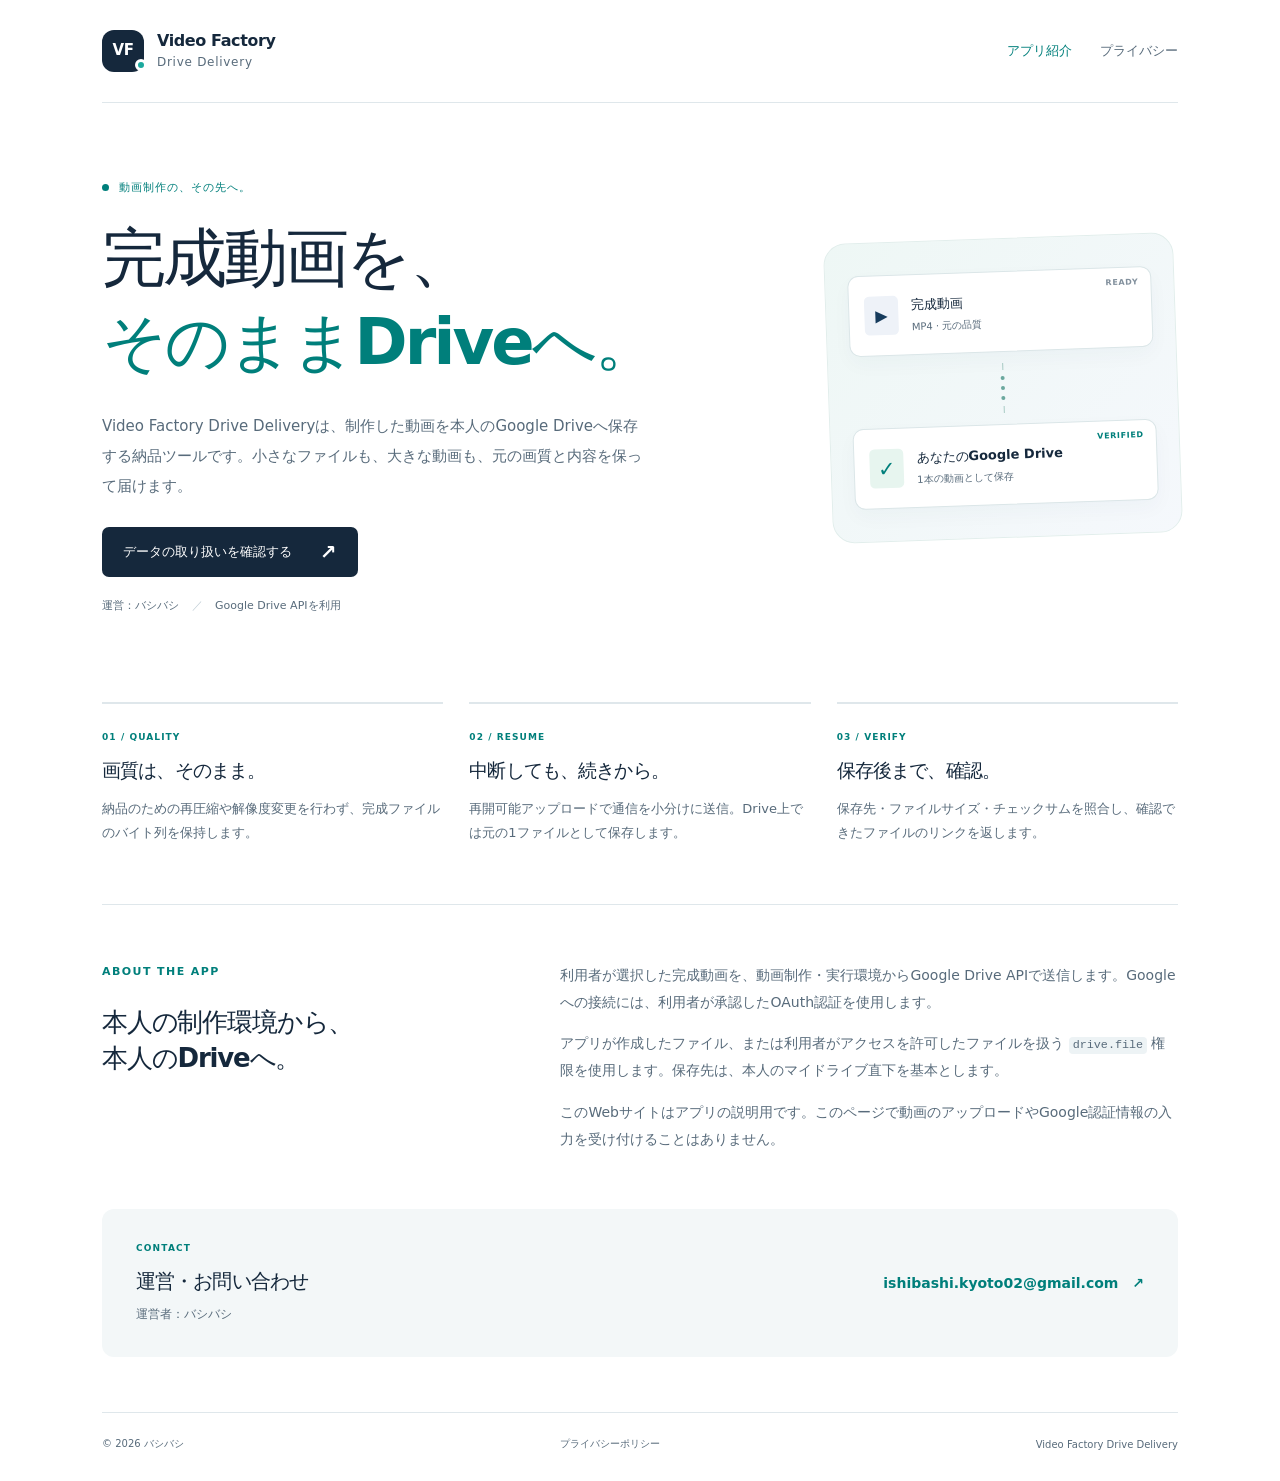
<file: index.html>
<!doctype html>
<html lang="ja">
<head>
  <meta charset="utf-8">
  <meta name="viewport" content="width=device-width, initial-scale=1">
  <meta name="description" content="Video Factory Drive Deliveryは、完成した動画を元の画質のまま本人のGoogle Driveへ保存する納品ツールです。">
  <meta name="referrer" content="strict-origin-when-cross-origin">
  <title>Video Factory Drive Delivery | アプリ紹介</title>
  <link rel="icon" href="assets/favicon.svg" type="image/svg+xml">
  <link rel="stylesheet" href="assets/style.css">
</head>
<body>
  <a class="skip" href="#main">本文へ移動</a>
  <div class="site-shell">
    <header class="site-header">
      <a class="brand" href="index.html" aria-label="Video Factory Drive Delivery ホーム">
        <span class="brand-mark" aria-hidden="true">VF<span></span></span>
        <span>Video Factory<span class="brand-sub">Drive Delivery</span></span>
      </a>
      <nav aria-label="メインナビゲーション">
        <a href="index.html" aria-current="page">アプリ紹介</a>
        <a href="privacy.html">プライバシー</a>
      </nav>
    </header>

    <main id="main">
      <section class="hero">
        <div class="eyebrow"><span></span> 動画制作の、その先へ。</div>
        <h1>完成動画を、<br><span>そのままDriveへ。</span></h1>
        <p class="hero-copy">Video Factory Drive Deliveryは、制作した動画を本人のGoogle Driveへ保存する納品ツールです。小さなファイルも、大きな動画も、元の画質と内容を保って届けます。</p>
        <a class="button" href="privacy.html">データの取り扱いを確認する <span aria-hidden="true">↗</span></a>
        <div class="hero-note">運営：バシバシ <span aria-hidden="true">／</span> Google Drive APIを利用</div>
        <div class="delivery-visual" aria-label="完成したMP4を、同じ品質の1ファイルとしてGoogle Driveへ保存">
          <div class="file-card"><span class="file-icon" aria-hidden="true">▶</span><span class="file-name">完成動画<span>MP4 · 元の品質</span></span><span class="file-badge">READY</span></div>
          <div class="transfer-line" aria-hidden="true"><span></span><i></i><i></i><i></i><span></span></div>
          <div class="file-card destination"><span class="check-icon" aria-hidden="true">✓</span><span class="file-name">あなたのGoogle Drive<span>1本の動画として保存</span></span><span class="file-badge">VERIFIED</span></div>
        </div>
      </section>

      <section class="feature-grid" aria-label="主な機能">
        <article class="feature"><span class="feature-number">01 / QUALITY</span><h2>画質は、そのまま。</h2><p>納品のための再圧縮や解像度変更を行わず、完成ファイルのバイト列を保持します。</p></article>
        <article class="feature"><span class="feature-number">02 / RESUME</span><h2>中断しても、続きから。</h2><p>再開可能アップロードで通信を小分けに送信。Drive上では元の1ファイルとして保存します。</p></article>
        <article class="feature"><span class="feature-number">03 / VERIFY</span><h2>保存後まで、確認。</h2><p>保存先・ファイルサイズ・チェックサムを照合し、確認できたファイルのリンクを返します。</p></article>
      </section>

      <section class="info-section">
        <div><p class="section-label">ABOUT THE APP</p><h2>本人の制作環境から、<br>本人のDriveへ。</h2></div>
        <div class="prose"><p>利用者が選択した完成動画を、動画制作・実行環境からGoogle Drive APIで送信します。Googleへの接続には、利用者が承認したOAuth認証を使用します。</p><p>アプリが作成したファイル、または利用者がアクセスを許可したファイルを扱う <code>drive.file</code> 権限を使用します。保存先は、本人のマイドライブ直下を基本とします。</p><p>このWebサイトはアプリの説明用です。このページで動画のアップロードやGoogle認証情報の入力を受け付けることはありません。</p></div>
      </section>

      <section class="contact-panel" aria-labelledby="contact-heading">
        <div><p class="section-label">CONTACT</p><h2 id="contact-heading">運営・お問い合わせ</h2><p>運営者：バシバシ</p></div>
        <a class="contact-mail" href="mailto:ishibashi.kyoto02@gmail.com">ishibashi.kyoto02@gmail.com <span aria-hidden="true">↗</span></a>
      </section>
    </main>
    <footer class="site-footer"><span>© 2026 バシバシ</span><a href="privacy.html">プライバシーポリシー</a><span>Video Factory Drive Delivery</span></footer>
  </div>
</body>
</html>
</file>
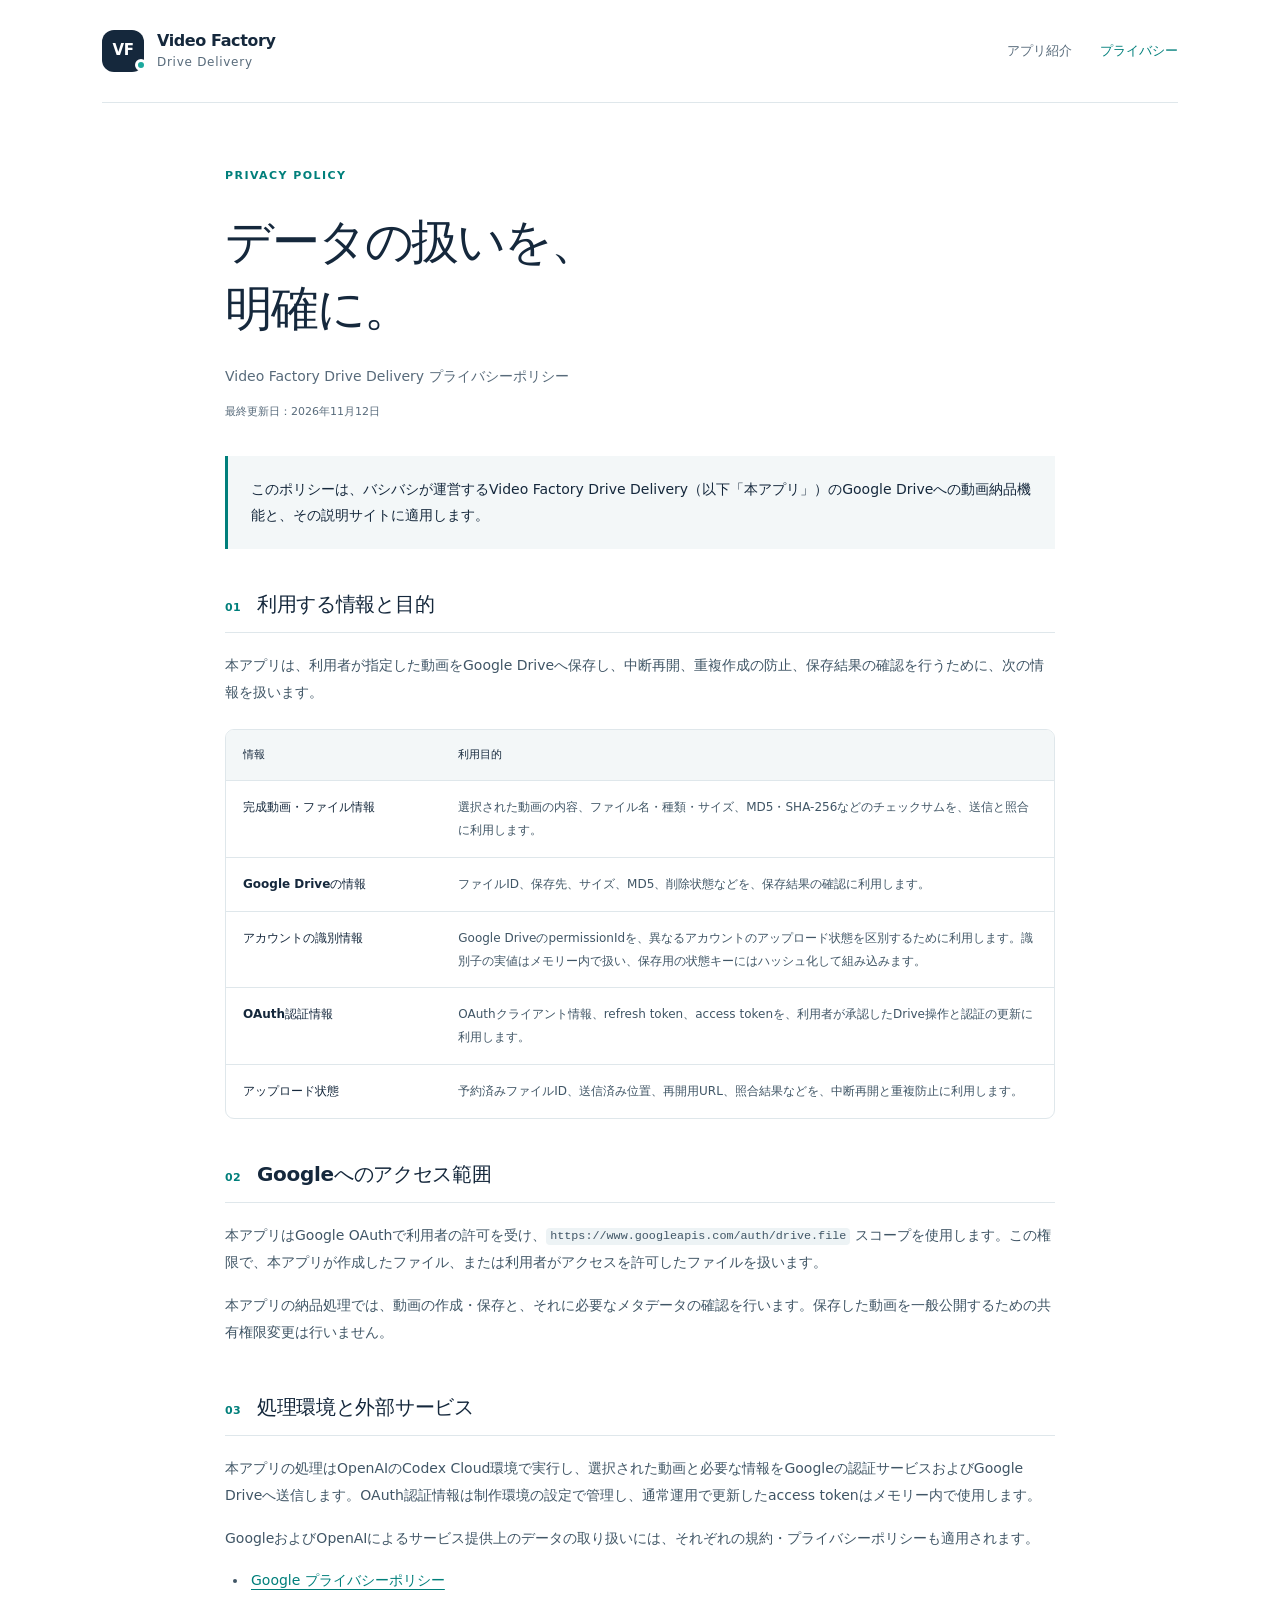
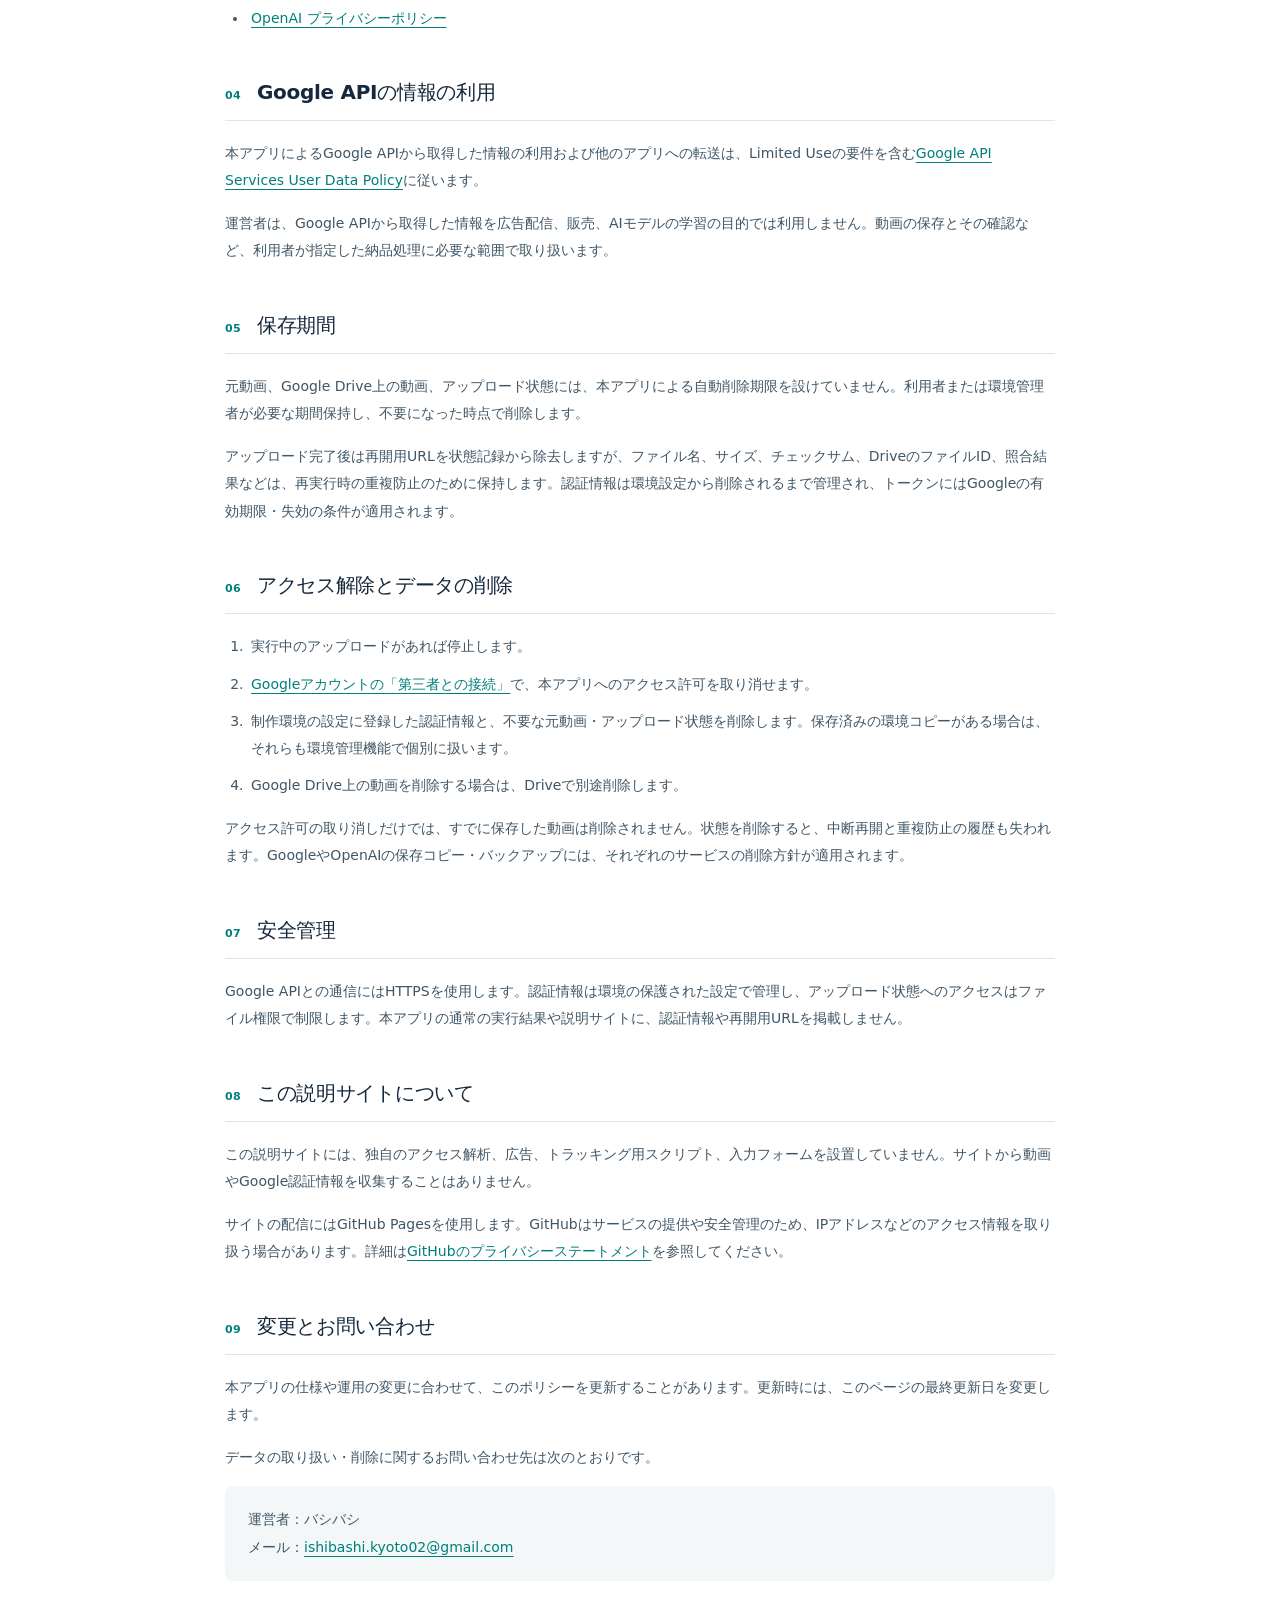
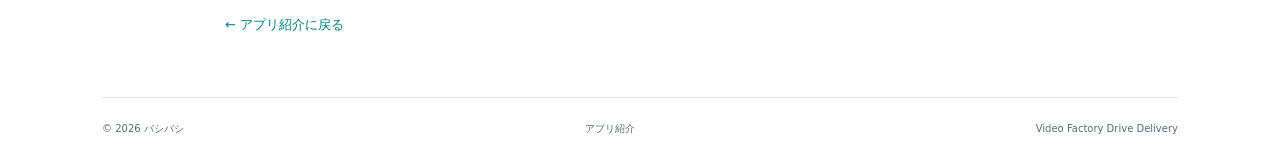
<file: privacy.html>
<!doctype html>
<html lang="ja">
<head>
  <meta charset="utf-8">
  <meta name="viewport" content="width=device-width, initial-scale=1">
  <meta name="description" content="Video Factory Drive DeliveryにおけるGoogle Driveデータ、動画、認証情報の利用目的、保存、削除、アクセス解除について説明します。">
  <meta name="referrer" content="strict-origin-when-cross-origin">
  <title>プライバシーポリシー | Video Factory Drive Delivery</title>
  <link rel="icon" href="assets/favicon.svg" type="image/svg+xml">
  <link rel="stylesheet" href="assets/style.css">
</head>
<body>
  <a class="skip" href="#main">本文へ移動</a>
  <div class="site-shell">
    <header class="site-header">
      <a class="brand" href="index.html" aria-label="Video Factory Drive Delivery ホーム"><span class="brand-mark" aria-hidden="true">VF<span></span></span><span>Video Factory<span class="brand-sub">Drive Delivery</span></span></a>
      <nav aria-label="メインナビゲーション"><a href="index.html">アプリ紹介</a><a href="privacy.html" aria-current="page">プライバシー</a></nav>
    </header>

    <main id="main" class="policy-main">
      <header class="policy-heading"><p class="section-label">PRIVACY POLICY</p><h1>データの扱いを、<br>明確に。</h1><p>Video Factory Drive Delivery プライバシーポリシー</p><p class="updated">最終更新日：2026年11月12日</p></header>
      <div class="policy-intro">このポリシーは、バシバシが運営するVideo Factory Drive Delivery（以下「本アプリ」）のGoogle Driveへの動画納品機能と、その説明サイトに適用します。</div>

      <section class="policy-section"><h2><span>01</span> 利用する情報と目的</h2><p>本アプリは、利用者が指定した動画をGoogle Driveへ保存し、中断再開、重複作成の防止、保存結果の確認を行うために、次の情報を扱います。</p>
        <div class="table-scroll"><table><thead><tr><th scope="col">情報</th><th scope="col">利用目的</th></tr></thead><tbody>
          <tr><th scope="row">完成動画・ファイル情報</th><td>選択された動画の内容、ファイル名・種類・サイズ、MD5・SHA-256などのチェックサムを、送信と照合に利用します。</td></tr>
          <tr><th scope="row">Google Driveの情報</th><td>ファイルID、保存先、サイズ、MD5、削除状態などを、保存結果の確認に利用します。</td></tr>
          <tr><th scope="row">アカウントの識別情報</th><td>Google DriveのpermissionIdを、異なるアカウントのアップロード状態を区別するために利用します。識別子の実値はメモリー内で扱い、保存用の状態キーにはハッシュ化して組み込みます。</td></tr>
          <tr><th scope="row">OAuth認証情報</th><td>OAuthクライアント情報、refresh token、access tokenを、利用者が承認したDrive操作と認証の更新に利用します。</td></tr>
          <tr><th scope="row">アップロード状態</th><td>予約済みファイルID、送信済み位置、再開用URL、照合結果などを、中断再開と重複防止に利用します。</td></tr>
        </tbody></table></div>
      </section>

      <section class="policy-section"><h2><span>02</span> Googleへのアクセス範囲</h2><p>本アプリはGoogle OAuthで利用者の許可を受け、<code>https://www.googleapis.com/auth/drive.file</code> スコープを使用します。この権限で、本アプリが作成したファイル、または利用者がアクセスを許可したファイルを扱います。</p><p>本アプリの納品処理では、動画の作成・保存と、それに必要なメタデータの確認を行います。保存した動画を一般公開するための共有権限変更は行いません。</p></section>

      <section class="policy-section"><h2><span>03</span> 処理環境と外部サービス</h2><p>本アプリの処理はOpenAIのCodex Cloud環境で実行し、選択された動画と必要な情報をGoogleの認証サービスおよびGoogle Driveへ送信します。OAuth認証情報は制作環境の設定で管理し、通常運用で更新したaccess tokenはメモリー内で使用します。</p><p>GoogleおよびOpenAIによるサービス提供上のデータの取り扱いには、それぞれの規約・プライバシーポリシーも適用されます。</p><ul><li><a href="https://policies.google.com/privacy">Google プライバシーポリシー</a></li><li><a href="https://openai.com/policies/privacy-policy/">OpenAI プライバシーポリシー</a></li></ul></section>

      <section class="policy-section"><h2><span>04</span> Google APIの情報の利用</h2><p>本アプリによるGoogle APIから取得した情報の利用および他のアプリへの転送は、Limited Useの要件を含む<a href="https://developers.google.com/terms/api-services-user-data-policy">Google API Services User Data Policy</a>に従います。</p><p>運営者は、Google APIから取得した情報を広告配信、販売、AIモデルの学習の目的では利用しません。動画の保存とその確認など、利用者が指定した納品処理に必要な範囲で取り扱います。</p></section>

      <section class="policy-section"><h2><span>05</span> 保存期間</h2><p>元動画、Google Drive上の動画、アップロード状態には、本アプリによる自動削除期限を設けていません。利用者または環境管理者が必要な期間保持し、不要になった時点で削除します。</p><p>アップロード完了後は再開用URLを状態記録から除去しますが、ファイル名、サイズ、チェックサム、DriveのファイルID、照合結果などは、再実行時の重複防止のために保持します。認証情報は環境設定から削除されるまで管理され、トークンにはGoogleの有効期限・失効の条件が適用されます。</p></section>

      <section class="policy-section"><h2><span>06</span> アクセス解除とデータの削除</h2><ol><li>実行中のアップロードがあれば停止します。</li><li><a href="https://myaccount.google.com/connections">Googleアカウントの「第三者との接続」</a>で、本アプリへのアクセス許可を取り消せます。</li><li>制作環境の設定に登録した認証情報と、不要な元動画・アップロード状態を削除します。保存済みの環境コピーがある場合は、それらも環境管理機能で個別に扱います。</li><li>Google Drive上の動画を削除する場合は、Driveで別途削除します。</li></ol><p>アクセス許可の取り消しだけでは、すでに保存した動画は削除されません。状態を削除すると、中断再開と重複防止の履歴も失われます。GoogleやOpenAIの保存コピー・バックアップには、それぞれのサービスの削除方針が適用されます。</p></section>

      <section class="policy-section"><h2><span>07</span> 安全管理</h2><p>Google APIとの通信にはHTTPSを使用します。認証情報は環境の保護された設定で管理し、アップロード状態へのアクセスはファイル権限で制限します。本アプリの通常の実行結果や説明サイトに、認証情報や再開用URLを掲載しません。</p></section>

      <section class="policy-section"><h2><span>08</span> この説明サイトについて</h2><p>この説明サイトには、独自のアクセス解析、広告、トラッキング用スクリプト、入力フォームを設置していません。サイトから動画やGoogle認証情報を収集することはありません。</p><p>サイトの配信にはGitHub Pagesを使用します。GitHubはサービスの提供や安全管理のため、IPアドレスなどのアクセス情報を取り扱う場合があります。詳細は<a href="https://docs.github.com/en/site-policy/privacy-policies/github-general-privacy-statement">GitHubのプライバシーステートメント</a>を参照してください。</p></section>

      <section class="policy-section"><h2><span>09</span> 変更とお問い合わせ</h2><p>本アプリの仕様や運用の変更に合わせて、このポリシーを更新することがあります。更新時には、このページの最終更新日を変更します。</p><p>データの取り扱い・削除に関するお問い合わせ先は次のとおりです。</p><address>運営者：バシバシ<br>メール：<a href="mailto:ishibashi.kyoto02@gmail.com">ishibashi.kyoto02@gmail.com</a></address></section>
      <a class="back-link" href="index.html">← アプリ紹介に戻る</a>
    </main>
    <footer class="site-footer"><span>© 2026 バシバシ</span><a href="index.html">アプリ紹介</a><span>Video Factory Drive Delivery</span></footer>
  </div>
</body>
</html>
</file>
<file: assets/style.css>
:root{--ink:#15283c;--muted:#586b7b;--line:#dfe7eb;--accent:#007f7b;--paper:#fff;--soft:#f3f7f8;--blue:#163b5c;font-family:ui-sans-serif,system-ui,-apple-system,BlinkMacSystemFont,"Segoe UI","Noto Sans JP","Hiragino Kaku Gothic ProN",Meiryo,sans-serif;color:var(--ink);background:var(--paper);font-synthesis:none}*{box-sizing:border-box}html{scroll-behavior:smooth}body{margin:0}a{color:var(--accent);text-underline-offset:4px}a:focus-visible{outline:3px solid #e4a82a;outline-offset:5px;border-radius:3px}p{margin:0 0 1.1em;line-height:1.9}h1,h2{letter-spacing:-.045em;line-height:1.4;margin:0}code{font-family:ui-monospace,SFMono-Regular,Consolas,monospace;font-size:.84em;overflow-wrap:anywhere;background:#edf3f5;padding:.12em .32em;border-radius:4px}.site-shell{max-width:1160px;margin:0 auto;padding:0 42px}.site-header{display:flex;justify-content:space-between;align-items:center;padding:30px 0;border-bottom:1px solid var(--line);gap:24px}.brand{display:flex;align-items:center;gap:13px;color:var(--ink);text-decoration:none;font-size:16px;font-weight:750;letter-spacing:-.025em;line-height:1.3}.brand-sub{display:block;font-size:12px;font-weight:500;letter-spacing:.06em;color:var(--muted);margin-top:3px}.brand-mark{height:42px;width:42px;display:grid;place-items:center;background:var(--ink);color:#fff;position:relative;border-radius:12px;font-weight:750;font-size:15px}.brand-mark>span{position:absolute;right:-3px;bottom:1px;width:12px;height:12px;background:#1ca99e;border:3px solid white;border-radius:100%}nav{display:flex;gap:28px;align-items:center}nav a{text-decoration:none;font-size:13px;color:var(--muted);font-weight:650;white-space:nowrap}nav a[aria-current]{color:var(--accent)}.hero{position:relative;padding:77px 0 61px}.eyebrow,.section-label{font-size:11px;letter-spacing:.13em;font-weight:750;color:var(--accent);margin:0 0 21px}.eyebrow{display:flex;gap:10px;align-items:center;letter-spacing:.09em}.eyebrow>span{height:7px;width:7px;border-radius:50%;background:var(--accent)}.hero h1{font-size:clamp(40px,5.3vw,64px);font-weight:760;line-height:1.32}.hero h1>span{color:var(--accent)}.hero-copy{max-width:580px;font-size:15px;color:var(--muted);line-height:2;margin:26px 0}.button{display:inline-flex;align-items:center;gap:28px;background:var(--ink);color:white;padding:15px 21px;border-radius:7px;text-decoration:none;font-size:13px;font-weight:650}.button:hover{background:var(--blue)}.button>span{font-size:20px;line-height:1}.hero-note{margin-top:21px;font-size:11px;color:var(--muted)}.hero-note>span{margin:0 9px;color:#bdcbd3}.delivery-visual{position:absolute;right:0;top:135px;width:350px;background:linear-gradient(135deg,#eef7f5,#f5f8fc);border:1px solid #e2eeec;border-radius:22px;padding:32px 22px;transform:rotate(-2deg)}.file-card{position:relative;display:flex;gap:13px;align-items:center;background:white;border:1px solid #dbe6e8;border-radius:11px;padding:20px 15px;box-shadow:0 8px 20px #29496408}.file-icon,.check-icon{height:39px;width:34px;display:grid;place-items:center;background:#eef2f8;color:var(--blue);font-size:16px;border-radius:5px}.check-icon{background:#e7f5ef;color:var(--accent);font-size:21px}.file-name{font-size:13px;font-weight:750}.file-name>span{display:block;font-size:10px;font-weight:500;color:var(--muted);margin-top:6px}.file-badge{position:absolute;right:12px;top:10px;font-size:8px;letter-spacing:.08em;font-weight:800;color:#82909d}.destination .file-badge{color:var(--accent)}.transfer-line{display:flex;flex-direction:column;align-items:center;gap:6px;margin:11px 0}.transfer-line>span{height:7px;width:1px;background:#a9cbc5}.transfer-line>i{width:4px;height:4px;border-radius:50%;background:#6ba89e}.feature-grid{display:grid;grid-template-columns:repeat(3,1fr);gap:26px;padding:28px 0 58px;border-bottom:1px solid var(--line)}.feature{border-top:2px solid var(--line);padding:21px 0 0}.feature-number{font-size:9px;letter-spacing:.12em;font-weight:750;color:var(--accent)}.feature h2{font-size:19px;margin:13px 0}.feature p{font-size:13px;color:var(--muted);line-height:1.9;margin:0}.info-section{padding:57px 0;display:grid;grid-template-columns:1fr 1.55fr;gap:60px}.info-section h2{font-size:26px}.prose{font-size:14px;color:var(--muted)}.prose p:last-child{margin-bottom:0}.contact-panel{padding:31px 34px;background:var(--soft);border-radius:12px;display:flex;justify-content:space-between;align-items:center;gap:24px;margin-bottom:55px}.contact-panel h2{font-size:20px;margin-bottom:8px}.contact-panel p:last-child{font-size:12px;color:var(--muted);margin:0}.contact-panel .section-label{margin-bottom:10px;font-size:9px}.contact-mail{font-size:14px;word-break:break-word;font-weight:600;text-decoration:none}.contact-mail>span{padding-left:9px}.site-footer{padding:24px 0 30px;border-top:1px solid var(--line);display:flex;justify-content:space-between;align-items:center;gap:16px;font-size:10px;color:var(--muted)}.site-footer a{color:var(--muted);text-decoration:none}.skip{position:absolute;left:20px;top:-100px;padding:12px;background:white;z-index:10}.skip:focus{top:10px}.policy-main{max-width:830px;margin:0 auto;padding:63px 0}.policy-heading h1{font-size:clamp(34px,5vw,48px);line-height:1.4;margin-bottom:21px}.policy-heading>p:not(.section-label){font-size:14px;color:var(--muted);margin-bottom:6px}.policy-heading .updated{font-size:11px!important;margin-top:12px}.policy-intro{border-left:3px solid var(--accent);background:var(--soft);padding:20px 23px;font-size:14px;line-height:1.9;margin:33px 0 10px}.policy-section{padding-top:31px;margin-top:10px}.policy-section h2{font-size:20px;padding-bottom:14px;margin-bottom:19px;border-bottom:1px solid var(--line);display:flex;gap:16px;align-items:baseline;letter-spacing:-.015em}.policy-section h2>span{font-size:11px;letter-spacing:.03em;color:var(--accent);font-weight:700}.policy-section p,.policy-section li,.policy-section address{font-size:14px;line-height:1.95;color:#405666}.policy-section ul,.policy-section ol{padding-left:23px;margin:15px 0}.policy-section li{padding-left:3px;margin-bottom:10px}.policy-section address{font-style:normal;background:var(--soft);border-radius:8px;padding:20px 23px;overflow-wrap:anywhere}.table-scroll{overflow-x:auto;border:1px solid var(--line);border-radius:9px;margin:22px 0 9px}table{width:100%;border-collapse:collapse;font-size:12px;text-align:left;line-height:1.9}th,td{padding:15px 17px;border-bottom:1px solid var(--line);vertical-align:top}thead{background:var(--soft);font-size:11px}tbody th{width:26%;font-weight:650;min-width:130px}tbody td{color:#405666}tbody tr:last-child>*{border-bottom:0}.back-link{display:inline-block;margin-top:35px;font-size:13px;text-decoration:none}
@media(min-width:1100px){.hero-copy{max-width:575px;padding-right:30px}.hero h1{max-width:650px}}
@media(max-width:950px){.delivery-visual{width:292px;top:150px;padding:28px 15px}.hero-copy{max-width:54%;font-size:14px}.hero h1{font-size:49px}.file-card{padding:21px 12px;gap:10px}.file-name{font-size:11px}.file-name>span{font-size:9px}}
@media(max-width:720px){.site-shell{padding:0 23px}.site-header{padding:22px 0;gap:14px}.brand{font-size:13px;gap:10px}.brand-mark{width:35px;height:35px;border-radius:9px;font-size:12px}.brand-sub{font-size:10px}nav{gap:15px}nav a{font-size:11px}.hero{padding:43px 0 32px}.hero h1{font-size:clamp(35px,7.7vw,48px)}.eyebrow{font-size:10px;margin-bottom:20px}.hero-copy{max-width:100%;font-size:14px;line-height:1.95;margin:22px 0}.button{font-size:12px;padding:14px 17px;gap:21px}.hero-note{font-size:10px}.delivery-visual{position:relative;top:auto;right:auto;width:min(100%,430px);margin:39px auto 3px;transform:rotate(-1deg);padding:25px 20px}.file-name{font-size:13px}.file-name>span{font-size:10px}.feature-grid{grid-template-columns:1fr;gap:24px;padding:16px 0 35px}.feature{padding-top:19px}.feature h2{font-size:20px;margin:10px 0}.info-section{grid-template-columns:1fr;gap:24px;padding:38px 0}.info-section h2{font-size:25px}.contact-panel{padding:26px 23px;flex-direction:column;align-items:flex-start;gap:16px;margin-bottom:35px}.contact-mail{font-size:13px}.site-footer{flex-wrap:wrap;font-size:10px;gap:14px}.site-footer>span:last-child{flex-basis:100%}.policy-main{padding:39px 0}.policy-heading h1{font-size:36px}.policy-heading>p:not(.section-label){font-size:12px}.policy-intro{font-size:13px;padding:17px 18px}.policy-section{padding-top:25px}.policy-section h2{font-size:18px;gap:12px}.policy-section p,.policy-section li,.policy-section address{font-size:13px}th,td{padding:12px}tbody th{min-width:110px;width:29%}.policy-section address{padding:17px}.policy-section a{overflow-wrap:anywhere}}
@media(prefers-reduced-motion:reduce){html{scroll-behavior:auto}}
</file>
